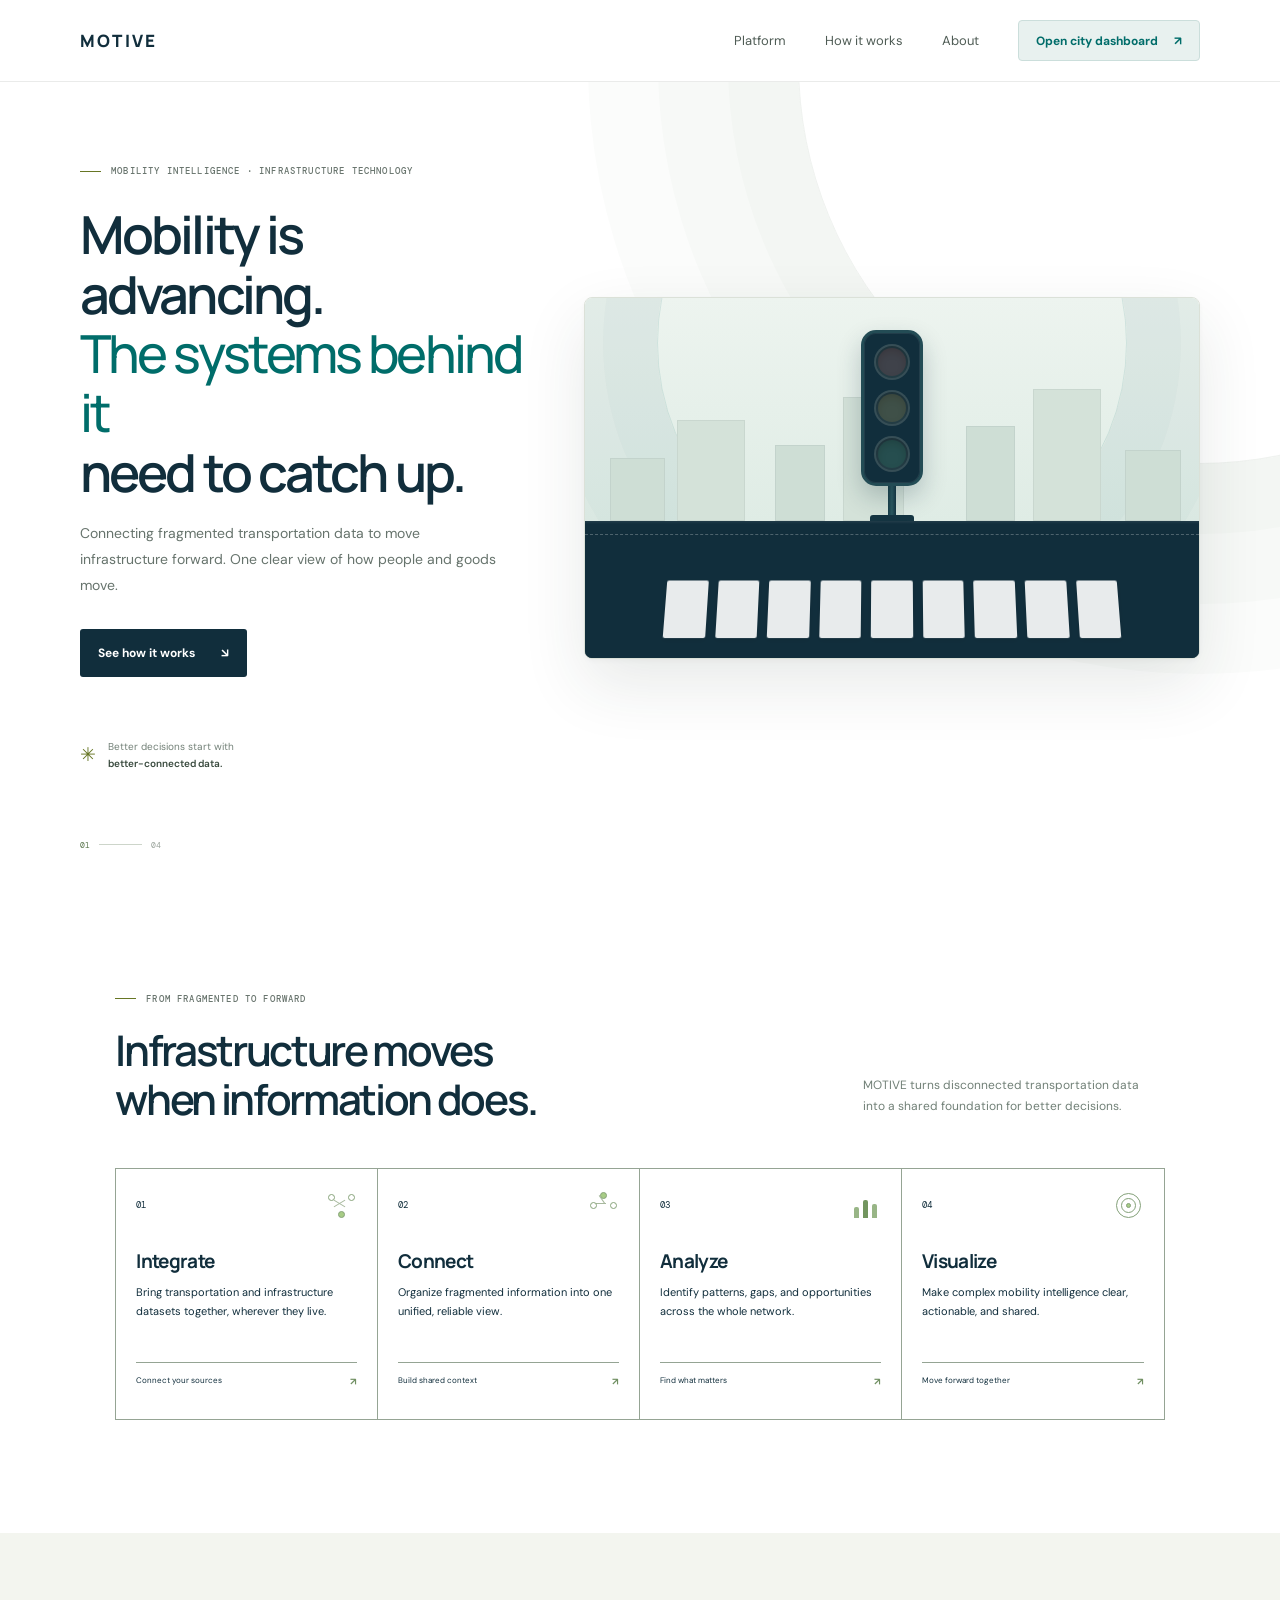
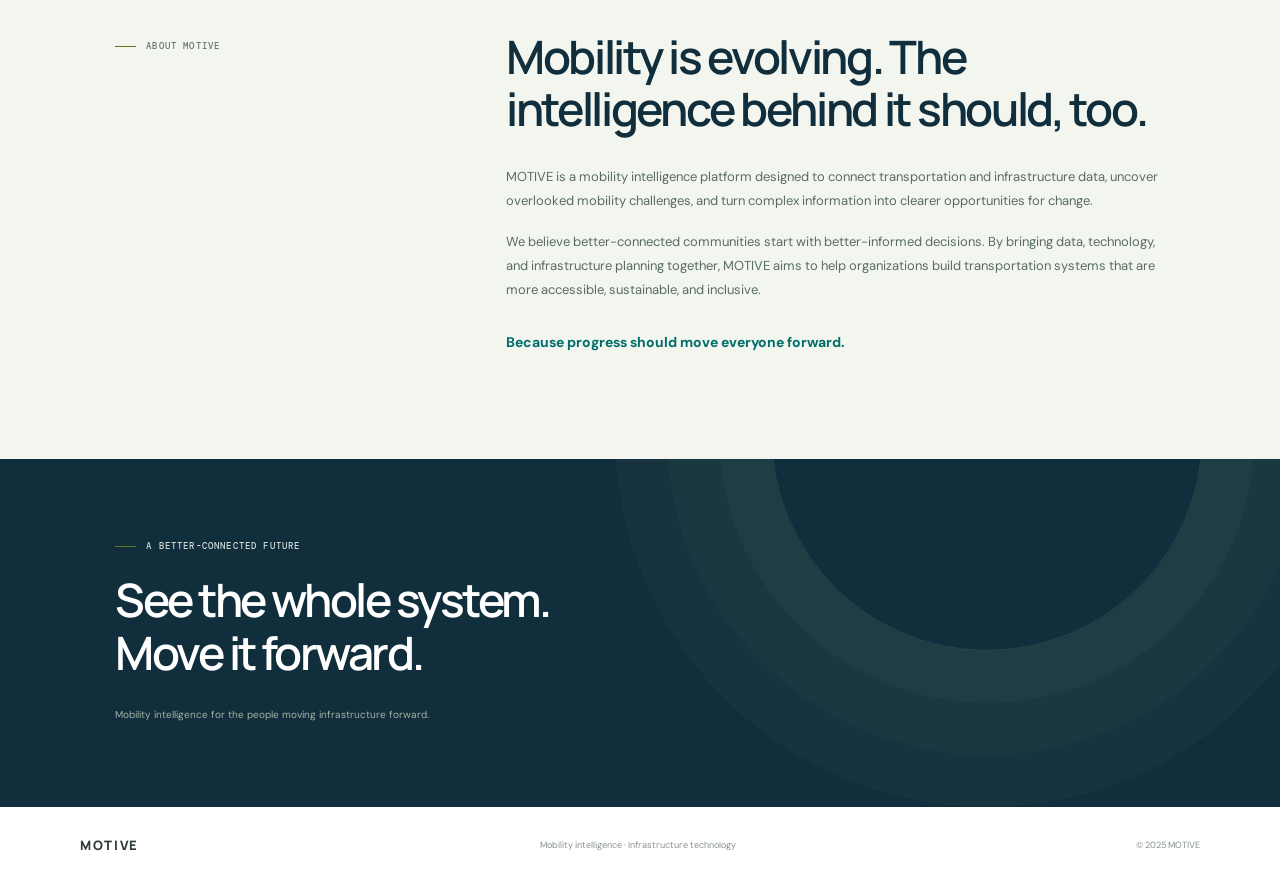
<file: index.html>
<!doctype html>
<html lang="en">
  <head>
    <meta charset="UTF-8" />
    <meta name="viewport" content="width=device-width, initial-scale=1.0" />
    <meta
      name="description"
      content="MOTIVE connects fragmented transportation data to move infrastructure forward."
    />
    <meta name="theme-color" content="#f5f6f2" />
    <title>MOTIVE — Mobility intelligence for infrastructure</title>
    <link rel="stylesheet" href="styles.css" />
    <script src="app.js" defer></script>
  </head>
  <body>
    <header class="site-header">
      <a class="brand" href="#" aria-label="MOTIVE home">
        <span>MOTIVE</span>
      </a>
      <button class="menu-toggle" type="button" aria-expanded="false" aria-controls="primary-nav">
        <span class="sr-only">Toggle navigation</span>
        <span></span><span></span>
      </button>
      <nav class="primary-nav" id="primary-nav" aria-label="Main navigation">
        <a href="#platform">Platform</a>
        <a href="#workflow">How it works</a>
        <a href="#about">About</a>
        <a class="nav-cta" href="tallahassee.html">Open city dashboard <span aria-hidden="true">↗</span></a>
      </nav>
    </header>

    <main>
      <section class="hero" id="platform">
        <div class="hero-copy">
          <p class="eyebrow"><span class="eyebrow-line"></span> Mobility intelligence · Infrastructure technology</p>
          <h1>Mobility is advancing.<br /><span>The systems behind it</span><br />need to catch up.</h1>
          <p class="hero-description">
            Connecting fragmented transportation data to move infrastructure forward.
            One clear view of how people and goods move.
          </p>
          <div class="hero-actions">
            <a class="button button-dark" href="#workflow">See how it works <span aria-hidden="true">↘</span></a>
          </div>
          <div class="hero-note">
            <span class="note-icon" aria-hidden="true">✳</span>
            <p>Better decisions start with<br /><strong>better-connected data.</strong></p>
          </div>
        </div>

        <div class="product-preview traffic-preview" aria-hidden="true">
          <div class="traffic-scene">
            <div class="scene-glow"></div>
            <div class="city-silhouette"><i></i><i></i><i></i><i></i><i></i><i></i><i></i></div>
            <div class="signal-assembly">
              <div class="traffic-signal">
                <span class="signal-light signal-red"></span>
                <span class="signal-light signal-yellow"></span>
                <span class="signal-light signal-green"></span>
              </div>
              <span class="signal-pole"></span>
              <span class="signal-pole-base"></span>
            </div>
            <div class="crossing-road">
              <span class="road-center-line"></span>
              <div class="crosswalk">
                <i></i><i></i><i></i><i></i><i></i><i></i><i></i><i></i><i></i>
              </div>
            </div>
          </div>
        </div>
        <div class="hero-index" aria-hidden="true"><span>01</span><i></i><span>04</span></div>
      </section>

      <section class="workflow section-wrap" id="workflow">
        <div class="section-heading">
          <div>
            <p class="eyebrow"><span class="eyebrow-line"></span> From fragmented to forward</p>
            <h2>Infrastructure moves<br />when information does.</h2>
          </div>
          <p class="section-intro">MOTIVE turns disconnected transportation data into a shared foundation for better decisions.</p>
        </div>
        <div class="workflow-grid">
          <article class="workflow-card">
            <div class="card-top"><span class="step-number">01</span><span class="step-icon icon-integrate" aria-hidden="true"><i></i><i></i><i></i></span></div>
            <h3>Integrate</h3>
            <p>Bring transportation and infrastructure datasets together, wherever they live.</p>
            <span class="card-footer">Connect your sources <b aria-hidden="true">↗</b></span>
          </article>
          <article class="workflow-card">
            <div class="card-top"><span class="step-number">02</span><span class="step-icon icon-connect" aria-hidden="true"><i></i><i></i><i></i></span></div>
            <h3>Connect</h3>
            <p>Organize fragmented information into one unified, reliable view.</p>
            <span class="card-footer">Build shared context <b aria-hidden="true">↗</b></span>
          </article>
          <article class="workflow-card">
            <div class="card-top"><span class="step-number">03</span><span class="step-icon icon-analyze" aria-hidden="true"><i></i><i></i><i></i></span></div>
            <h3>Analyze</h3>
            <p>Identify patterns, gaps, and opportunities across the whole network.</p>
            <span class="card-footer">Find what matters <b aria-hidden="true">↗</b></span>
          </article>
          <article class="workflow-card">
            <div class="card-top"><span class="step-number">04</span><span class="step-icon icon-visualize" aria-hidden="true"><i></i><i></i><i></i></span></div>
            <h3>Visualize</h3>
            <p>Make complex mobility intelligence clear, actionable, and shared.</p>
            <span class="card-footer">Move forward together <b aria-hidden="true">↗</b></span>
          </article>
        </div>
      </section>

      <section class="about section-wrap" id="about">
        <div class="about-heading">
          <p class="eyebrow"><span class="eyebrow-line"></span> About MOTIVE</p>
        </div>
        <div class="about-copy">
          <h2><strong>Mobility is evolving. The intelligence behind it should, too.</strong></h2>
          <p>
            MOTIVE is a mobility intelligence platform designed to connect transportation and infrastructure data,
            uncover overlooked mobility challenges, and turn complex information into clearer opportunities for change.
          </p>
          <p>
            We believe better-connected communities start with better-informed decisions. By bringing data, technology,
            and infrastructure planning together, MOTIVE aims to help organizations build transportation systems that
            are more accessible, sustainable, and inclusive.
          </p>
          <p class="about-tagline"><strong>Because progress should move everyone forward.</strong></p>
        </div>
      </section>

      <section class="closing section-wrap">
        <div>
          <p class="eyebrow"><span class="eyebrow-line"></span> A better-connected future</p>
          <h2>See the whole system.<br /><span>Move it forward.</span></h2>
        </div>
        <p class="closing-note">Mobility intelligence for the people moving infrastructure forward.</p>
      </section>
    </main>

    <footer class="site-footer">
      <a class="brand brand-footer" href="#" aria-label="MOTIVE home">
        <span>MOTIVE</span>
      </a>
      <span>Mobility intelligence · Infrastructure technology</span>
      <span>© 2025 MOTIVE</span>
    </footer>
  </body>
</html>
</file>
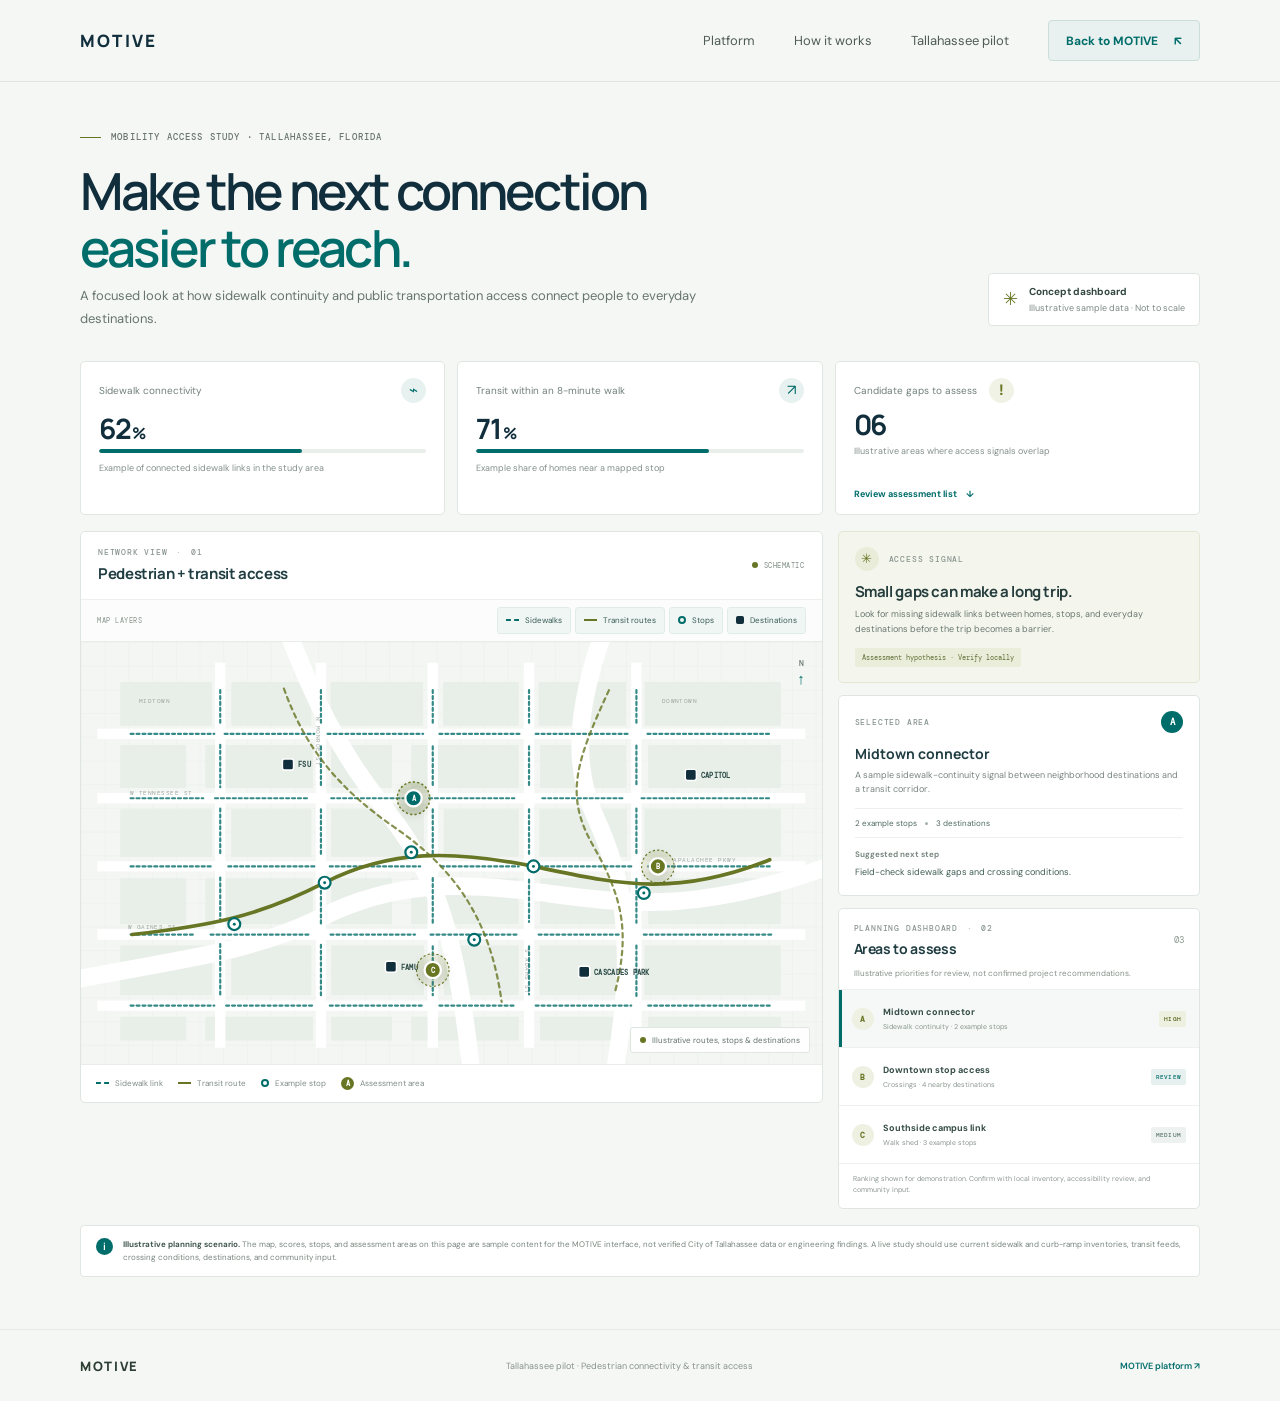
<file: tallahassee.html>
<!doctype html>
<html lang="en">
  <head>
    <meta charset="UTF-8" />
    <meta name="viewport" content="width=device-width, initial-scale=1.0" />
    <meta
      name="description"
      content="Explore an illustrative MOTIVE planning dashboard for pedestrian connectivity and transit access in Tallahassee, Florida."
    />
    <meta name="theme-color" content="#ffffff" />
    <title>Tallahassee Pilot — MOTIVE</title>
    <link rel="stylesheet" href="styles.css" />
    <link rel="stylesheet" href="tallahassee.css" />
    <script src="tallahassee.js" defer></script>
  </head>
  <body class="city-page">
    <header class="site-header">
      <a class="brand" href="index.html" aria-label="MOTIVE home">
        <span>MOTIVE</span>
      </a>
      <button class="menu-toggle" type="button" aria-expanded="false" aria-controls="primary-nav">
        <span class="sr-only">Toggle navigation</span>
        <span></span><span></span>
      </button>
      <nav class="primary-nav" id="primary-nav" aria-label="Main navigation">
        <a href="index.html#platform">Platform</a>
        <a href="index.html#workflow">How it works</a>
        <a href="tallahassee.html" aria-current="page">Tallahassee pilot</a>
        <a class="nav-cta" href="index.html">Back to MOTIVE <span aria-hidden="true">↖</span></a>
      </nav>
    </header>

    <main class="city-dashboard">
      <section class="city-intro">
        <div>
          <p class="eyebrow"><span class="eyebrow-line"></span> Mobility access study · Tallahassee, Florida</p>
          <h1>Make the next connection<br /><span>easier to reach.</span></h1>
          <p class="city-description">
            A focused look at how sidewalk continuity and public transportation access connect people to everyday destinations.
          </p>
        </div>
        <div class="scenario-badge">
          <span class="scenario-icon" aria-hidden="true">✳</span>
          <span><strong>Concept dashboard</strong><small>Illustrative sample data · Not to scale</small></span>
        </div>
      </section>

      <section class="indicator-grid" aria-label="Illustrative mobility indicators">
        <article class="indicator-card">
          <div class="indicator-heading"><span>Sidewalk connectivity</span><span class="indicator-icon connectivity-icon" aria-hidden="true">⌁</span></div>
          <div class="indicator-value">62<span>%</span></div>
          <div class="indicator-track" role="progressbar" aria-label="Illustrative sidewalk connectivity" aria-valuemin="0" aria-valuemax="100" aria-valuenow="62"><i style="width: 62%"></i></div>
          <p>Example of connected sidewalk links in the study area</p>
        </article>
        <article class="indicator-card">
          <div class="indicator-heading"><span>Transit within an 8-minute walk</span><span class="indicator-icon transit-icon" aria-hidden="true">↗</span></div>
          <div class="indicator-value">71<span>%</span></div>
          <div class="indicator-track" role="progressbar" aria-label="Illustrative share within an eight-minute walk of transit" aria-valuemin="0" aria-valuemax="100" aria-valuenow="71"><i style="width: 71%"></i></div>
          <p>Example share of homes near a mapped stop</p>
        </article>
        <article class="indicator-card indicator-card-accent">
          <div class="indicator-heading"><span>Candidate gaps to assess</span><span class="indicator-icon gap-icon" aria-hidden="true">!</span></div>
          <div class="indicator-value">06</div>
          <p>Illustrative areas where access signals overlap</p>
          <a href="#planning-list" class="indicator-link">Review assessment list <span aria-hidden="true">↓</span></a>
        </article>
      </section>

      <section class="city-workspace" aria-label="Tallahassee mobility planning workspace">
        <div class="map-panel">
          <div class="panel-heading map-heading">
            <div>
              <p class="panel-kicker">NETWORK VIEW <span>·</span> 01</p>
              <h2>Pedestrian + transit access</h2>
            </div>
            <span class="map-scale"><i></i> SCHEMATIC</span>
          </div>
          <div class="map-toolbar">
            <span>MAP LAYERS</span>
            <div class="layer-toggles" role="group" aria-label="Toggle map layers">
              <button type="button" class="layer-toggle is-on" data-map-layer="sidewalks" aria-pressed="true"><i class="legend-line sidewalk-key"></i>Sidewalks</button>
              <button type="button" class="layer-toggle is-on" data-map-layer="transit" aria-pressed="true"><i class="legend-line transit-key"></i>Transit routes</button>
              <button type="button" class="layer-toggle is-on" data-map-layer="stops" aria-pressed="true"><i class="legend-stop"></i>Stops</button>
              <button type="button" class="layer-toggle is-on" data-map-layer="pois" aria-pressed="true"><i class="legend-poi"></i>Destinations</button>
            </div>
          </div>
          <div class="city-map">
            <svg class="city-map-art" viewBox="0 0 1000 570" role="img" aria-labelledby="city-map-title city-map-desc" preserveAspectRatio="xMidYMid meet">
              <title id="city-map-title">Schematic pedestrian and transit access map for Tallahassee, Florida</title>
              <desc id="city-map-desc">An illustrative city street grid with sidewalk connections, transit routes, stops, destinations, and three selectable candidate assessment areas. The map is not geographically precise.</desc>
              <defs>
                <pattern id="city-grid" width="32" height="32" patternUnits="userSpaceOnUse">
                  <path d="M32 0H0V32" fill="none" stroke="#e8ece8" stroke-width="1" />
                </pattern>
                <filter id="marker-shadow" x="-60%" y="-60%" width="220%" height="220%">
                  <feDropShadow dx="0" dy="3" stdDeviation="4" flood-color="#112e3c" flood-opacity=".16" />
                </filter>
              </defs>
              <rect width="1000" height="570" fill="#f3f6f2" />
              <rect width="1000" height="570" fill="url(#city-grid)" />
              <g class="city-blocks" aria-hidden="true">
                <path d="M53 54h124v59H53zM203 54h108v59H203zM337 54h125v59H337zM489 54h102v59H489zM618 54h118v59H618zM761 54h184v59H761z" />
                <path d="M53 139h89v58H53zM168 139h145v58H168zM338 139h82v58h-82zM446 139h145v58H446zM620 139h116v58H620zM766 139h179v58H766z" />
                <path d="M53 226h124v64H53zM203 226h108v64H203zM338 226h125v64H338zM490 226h101v64H490zM619 226h118v64H619zM761 226h184v64H761z" />
                <path d="M53 319h89v62H53zM168 319h145v62H168zM338 319h82v62h-82zM446 319h145v62H446zM620 319h116v62H620zM766 319h179v62H766z" />
                <path d="M53 410h124v67H53zM203 410h108v67H203zM338 410h125v67H338zM490 410h101v67H490zM619 410h118v67H619zM761 410h184v67H761z" />
                <path d="M53 506h89v32H53zM168 506h145v32H168zM338 506h82v32h-82zM446 506h145v32H446zM620 506h116v32H620zM766 506h179v32H766z" />
              </g>
              <g class="street-network" aria-hidden="true">
                <path d="M22 124H978M22 211H978M22 303H978M22 395H978M22 491H978" />
                <path d="M188 28V548M324 28V548M475 28V548M605 28V548M750 28V548" />
                <path d="M-20 458 C150 425 230 419 326 371 S507 324 619 338 827 371 1020 299" class="street-arterial" />
                <path d="M277 -20 C313 74 346 144 408 222 S506 372 528 590" class="street-arterial" />
                <path d="M708 -20 C676 68 658 157 694 235 S753 400 719 590" class="street-arterial" />
              </g>
              <g class="street-labels" aria-hidden="true">
                <text x="66" y="207">W TENNESSEE ST</text>
                <text x="63" y="388">W GAINES ST</text>
                <text x="800" y="297">APALACHEE PKWY</text>
                <text transform="translate(317 101) rotate(90)">N MONROE ST</text>
                <text transform="translate(600 415) rotate(90)">S ADAMS ST</text>
                <text x="78" y="83">MIDTOWN</text>
                <text x="784" y="83">DOWNTOWN</text>
              </g>
              <g id="layer-sidewalks" class="network-layer" aria-label="Illustrative sidewalk network">
                <path d="M67 124H180M194 124H315M333 124H462M484 124H594M614 124H741M765 124H932" />
                <path d="M67 211H165M181 211H307M338 211H450M470 211H585M623 211H732M757 211H932" />
                <path d="M67 303H179M199 303H316M336 303H458M486 303H591M611 303H743M766 303H934" />
                <path d="M67 395H151M175 395H309M337 395H451M472 395H589M618 395H729M760 395H932" />
                <path d="M67 491H180M196 491H314M336 491H462M484 491H588M614 491H743M766 491H932" />
                <path d="M188 65V112M188 139V196M188 225V288M188 318V377M188 408V477M324 65V113M324 141V197M324 226V288M324 320V380M324 409V477M475 65V112M475 141V196M475 226V288M475 319V379M475 411V477M605 65V111M605 141V197M605 226V286M605 321V378M605 411V476M750 65V111M750 140V196M750 225V287M750 320V379M750 410V478" />
              </g>
              <g id="layer-transit" class="network-layer" aria-label="Illustrative transit routes">
                <path d="M69 395 C177 383 241 370 329 325 S503 281 611 303 798 347 930 294" class="transit-route transit-route-main" />
                <path d="M274 63 C303 144 349 199 423 250 S552 366 568 486" class="transit-route transit-route-alt" />
                <path d="M713 65 C668 162 653 207 691 274 S743 388 721 473" class="transit-route transit-route-alt" />
              </g>
              <g id="layer-stops" class="network-layer" aria-label="Illustrative transit stops">
                <g class="transit-stop"><circle cx="207" cy="381" r="8" /><circle cx="207" cy="381" r="2" /></g>
                <g class="transit-stop"><circle cx="329" cy="325" r="8" /><circle cx="329" cy="325" r="2" /></g>
                <g class="transit-stop"><circle cx="446" cy="284" r="8" /><circle cx="446" cy="284" r="2" /></g>
                <g class="transit-stop"><circle cx="611" cy="303" r="8" /><circle cx="611" cy="303" r="2" /></g>
                <g class="transit-stop"><circle cx="760" cy="339" r="8" /><circle cx="760" cy="339" r="2" /></g>
                <g class="transit-stop"><circle cx="531" cy="402" r="8" /><circle cx="531" cy="402" r="2" /></g>
              </g>
              <g id="layer-pois" class="network-layer" aria-label="Illustrative public destinations">
                <g class="poi-marker"><rect x="272" y="158" width="15" height="15" rx="3" /><text x="293" y="169">FSU</text></g>
                <g class="poi-marker"><rect x="816" y="172" width="15" height="15" rx="3" /><text x="837" y="184">CAPITOL</text></g>
                <g class="poi-marker"><rect x="411" y="431" width="15" height="15" rx="3" /><text x="432" y="443">FAMU</text></g>
                <g class="poi-marker"><rect x="672" y="438" width="15" height="15" rx="3" /><text x="693" y="450">CASCADES PARK</text></g>
              </g>
              <g class="assessment-zone is-selected" data-zone="midtown" role="button" tabindex="0" aria-pressed="true" aria-label="Select Midtown connector assessment area" filter="url(#marker-shadow)">
                <circle class="zone-ring" cx="449" cy="211" r="22" /><circle class="zone-core" cx="449" cy="211" r="11" /><text x="449" y="215">A</text>
              </g>
              <g class="assessment-zone" data-zone="downtown" role="button" tabindex="0" aria-pressed="false" aria-label="Select Downtown stop access assessment area" filter="url(#marker-shadow)">
                <circle class="zone-ring" cx="779" cy="303" r="22" /><circle class="zone-core" cx="779" cy="303" r="11" /><text x="779" y="307">B</text>
              </g>
              <g class="assessment-zone" data-zone="southside" role="button" tabindex="0" aria-pressed="false" aria-label="Select Southside campus connection assessment area" filter="url(#marker-shadow)">
                <circle class="zone-ring" cx="475" cy="443" r="22" /><circle class="zone-core" cx="475" cy="443" r="11" /><text x="475" y="447">C</text>
              </g>
            </svg>
            <span class="map-north" aria-hidden="true">N <i>↑</i></span>
            <div class="map-note"><span class="map-note-dot"></span> Illustrative routes, stops &amp; destinations</div>
          </div>
          <div class="map-footnote">
            <span><i class="footnote-sidewalk"></i> Sidewalk link</span>
            <span><i class="footnote-transit"></i> Transit route</span>
            <span><i class="footnote-stop"></i> Example stop</span>
            <span><i class="footnote-zone">A</i> Assessment area</span>
          </div>
        </div>

        <aside class="planning-rail">
          <article class="insight-card">
            <div class="rail-card-heading"><span class="signal-icon" aria-hidden="true">✳</span><span class="panel-kicker">ACCESS SIGNAL</span></div>
            <h2>Small gaps can make a long trip.</h2>
            <p>Look for missing sidewalk links between homes, stops, and everyday destinations before the trip becomes a barrier.</p>
            <span class="insight-caveat">Assessment hypothesis · Verify locally</span>
          </article>

          <article class="selected-area-card" aria-live="polite">
            <div class="rail-card-heading"><span class="panel-kicker">SELECTED AREA</span><span class="selected-area-id" data-selected-id>A</span></div>
            <h2 data-selected-title>Midtown connector</h2>
            <p data-selected-description>A sample sidewalk-continuity signal between neighborhood destinations and a transit corridor.</p>
            <div class="selected-area-stats"><span data-selected-stops>2 example stops</span><i></i><span data-selected-pois>3 destinations</span></div>
            <p class="selected-action"><strong>Suggested next step</strong><span data-selected-action>Field-check sidewalk gaps and crossing conditions.</span></p>
          </article>

          <section class="planning-card" id="planning-list" aria-labelledby="planning-title">
            <div class="panel-heading planning-heading">
              <div><p class="panel-kicker">PLANNING DASHBOARD <span>·</span> 02</p><h2 id="planning-title">Areas to assess</h2></div>
              <span class="area-count">03</span>
            </div>
            <p class="planning-intro">Illustrative priorities for review, not confirmed project recommendations.</p>
            <div class="priority-list">
              <button class="priority-item is-selected" type="button" data-zone="midtown" aria-pressed="true">
                <span class="priority-letter">A</span>
                <span class="priority-copy"><strong>Midtown connector</strong><small>Sidewalk continuity · 2 example stops</small></span>
                <span class="priority-rank rank-high">HIGH</span>
              </button>
              <button class="priority-item" type="button" data-zone="downtown" aria-pressed="false">
                <span class="priority-letter">B</span>
                <span class="priority-copy"><strong>Downtown stop access</strong><small>Crossings · 4 nearby destinations</small></span>
                <span class="priority-rank rank-review">REVIEW</span>
              </button>
              <button class="priority-item" type="button" data-zone="southside" aria-pressed="false">
                <span class="priority-letter">C</span>
                <span class="priority-copy"><strong>Southside campus link</strong><small>Walk shed · 3 example stops</small></span>
                <span class="priority-rank rank-medium">MEDIUM</span>
              </button>
            </div>
            <p class="priority-disclaimer">Ranking shown for demonstration. Confirm with local inventory, accessibility review, and community input.</p>
          </section>
        </aside>
      </section>

      <section class="data-note" aria-label="Data note">
        <span class="data-note-icon" aria-hidden="true">i</span>
        <p><strong>Illustrative planning scenario.</strong> The map, scores, stops, and assessment areas on this page are sample content for the MOTIVE interface, not verified City of Tallahassee data or engineering findings. A live study should use current sidewalk and curb-ramp inventories, transit feeds, crossing conditions, destinations, and community input.</p>
      </section>
    </main>

    <footer class="site-footer city-footer">
      <a class="brand brand-footer" href="index.html" aria-label="MOTIVE home">
        <span>MOTIVE</span>
      </a>
      <span>Tallahassee pilot · Pedestrian connectivity &amp; transit access</span>
      <a href="index.html">MOTIVE platform <span aria-hidden="true">↗</span></a>
    </footer>
  </body>
</html>
</file>
<file: styles.css>
@import url("https://fonts.googleapis.com/css2?family=DM+Mono:wght@400;500&family=DM+Sans:wght@400;500;600;700&family=Manrope:wght@400;500;600;700;800&display=swap");

:root {
  color-scheme: light;
  --ink: #112e3c;
  --muted: #64716b;
  --green: #677624;
  --green-dark: #4d5a1d;
  --teal: #006d6a;
  --paper: #fff;
  --line: #dce1d9;
  --mono: "DM Mono", "Courier New", monospace;
  --sans: "DM Sans", Arial, sans-serif;
  --display: "Manrope", "DM Sans", Arial, sans-serif;
}

* { box-sizing: border-box; }
html { scroll-behavior: smooth; }
body {
  margin: 0;
  background: var(--paper);
  color: var(--ink);
  font-family: var(--sans);
  -webkit-font-smoothing: antialiased;
}
a { color: inherit; text-decoration: none; }
button { font: inherit; }
.sr-only {
  position: absolute;
  width: 1px;
  height: 1px;
  padding: 0;
  margin: -1px;
  overflow: hidden;
  clip: rect(0, 0, 0, 0);
  white-space: nowrap;
  border: 0;
}

.site-header {
  height: 82px;
  padding: 0 6.25%;
  display: flex;
  align-items: center;
  justify-content: space-between;
  border-bottom: 1px solid rgba(23, 36, 31, .09);
}
.brand {
  display: inline-flex;
  align-items: center;
  font: 800 17px var(--display);
  letter-spacing: .13em;
}
.primary-nav { display: flex; align-items: center; gap: 39px; }
.primary-nav > a:not(.nav-cta) { color: #4f5c55; font-size: 13px; transition: color .2s ease; }
.primary-nav > a:not(.nav-cta):hover { color: #15241d; }
.nav-cta {
  height: 41px;
  display: inline-flex;
  align-items: center;
  gap: 16px;
  padding: 0 17px;
  color: var(--teal);
  background: #e8f1ef;
  border: 1px solid #cbdedb;
  border-radius: 4px;
  font-size: 12px;
  font-weight: 700;
  transition: background .2s ease, transform .2s ease;
}
.nav-cta:hover { background: #dcebe8; transform: translateY(-1px); }
.menu-toggle { display: none; }

.hero {
  position: relative;
  min-height: 710px;
  padding: 82px 6.25% 94px;
  display: grid;
  grid-template-columns: minmax(340px, .84fr) minmax(560px, 1.16fr);
  align-items: center;
  gap: 5.2%;
  overflow: hidden;
}
.hero::before {
  content: "";
  width: 800px;
  height: 800px;
  position: absolute;
  right: -320px;
  top: -420px;
  border: 1px solid rgba(109, 138, 106, .11);
  border-radius: 50%;
  box-shadow: 0 0 0 70px rgba(109, 138, 106, .025), 0 0 0 140px rgba(109, 138, 106, .025), 0 0 0 210px rgba(109, 138, 106, .025);
  pointer-events: none;
}
.hero-copy { position: relative; z-index: 1; padding-bottom: 20px; }
.eyebrow {
  display: flex;
  align-items: center;
  gap: 10px;
  margin: 0;
  color: #69756e;
  font: 500 9px var(--mono);
  letter-spacing: .13em;
  line-height: 1.6;
  text-transform: uppercase;
}
.eyebrow-line { display: inline-block; width: 21px; height: 1px; background: var(--green); }
.hero h1 {
  margin: 27px 0 19px;
  font: 600 clamp(38px, 4.1vw, 61px)/1.13 var(--display);
  letter-spacing: -.055em;
}
.hero h1 span { color: var(--teal); font-weight: 500; }
.hero-description {
  max-width: 430px;
  margin: 0;
  color: #66736c;
  font-size: 14px;
  line-height: 1.85;
}
.hero-actions { display: flex; align-items: center; gap: 25px; margin-top: 30px; }
.button {
  display: inline-flex;
  min-height: 48px;
  align-items: center;
  justify-content: center;
  gap: 26px;
  padding: 0 18px;
  border-radius: 3px;
  font-size: 12px;
  font-weight: 700;
  transition: transform .2s ease, background .2s ease;
}
.button:hover { transform: translateY(-2px); }
.button-dark { color: #fff; background: var(--ink); }
.button-dark:hover { background: #1b4653; }
.text-link { font-size: 11px; font-weight: 600; }
.text-link span { padding-left: 8px; color: #72816e; }
.hero-note {
  display: flex;
  align-items: center;
  gap: 12px;
  margin-top: 61px;
  color: #728077;
}
.note-icon { color: var(--green); font-size: 19px; }
.hero-note p { margin: 0; font-size: 10px; line-height: 1.7; }
.hero-note strong { color: #394a3e; font-weight: 600; }

.product-preview {
  position: relative;
  z-index: 1;
  width: 100%;
  overflow: hidden;
  background: #fbfcf9;
  border: 1px solid #dbe1d8;
  border-radius: 8px;
  box-shadow: 0 25px 65px rgba(35, 57, 43, .11), 0 2px 6px rgba(35, 57, 43, .04);
  animation: rise-in .7s ease-out both;
}
@keyframes rise-in { from { opacity: 0; transform: translateY(14px); } to { opacity: 1; transform: translateY(0); } }
.traffic-scene {
  position: relative;
  height: clamp(280px, 30vw, 360px);
  min-height: 280px;
  overflow: hidden;
  isolation: isolate;
  background: linear-gradient(180deg, #edf4ef 0%, #dfece5 62%, #183b48 62%, #112e3c 100%);
}
.scene-glow {
  position: absolute;
  top: -190px;
  left: 50%;
  width: 470px;
  height: 470px;
  border: 1px solid rgba(0, 109, 106, .12);
  border-radius: 50%;
  box-shadow: 0 0 0 54px rgba(0, 109, 106, .025), 0 0 0 108px rgba(0, 109, 106, .025), 0 0 0 162px rgba(0, 109, 106, .025);
  transform: translateX(-50%);
}
.city-silhouette { position: absolute; right: 0; bottom: 38%; left: 0; height: 40%; }
.city-silhouette i { position: absolute; bottom: 0; width: 9%; background: #ceded5; border: 1px solid rgba(17, 46, 60, .06); }
.city-silhouette i:nth-child(1) { left: 4%; height: 44%; }
.city-silhouette i:nth-child(2) { left: 15%; height: 70%; width: 11%; background: #d4e2d9; }
.city-silhouette i:nth-child(3) { left: 31%; height: 53%; width: 8%; }
.city-silhouette i:nth-child(4) { left: 42%; height: 86%; width: 10%; background: #d4e2d9; }
.city-silhouette i:nth-child(5) { right: 30%; height: 66%; width: 8%; }
.city-silhouette i:nth-child(6) { right: 16%; height: 92%; width: 11%; background: #d4e2d9; }
.city-silhouette i:nth-child(7) { right: 3%; height: 49%; }
.signal-assembly {
  position: absolute;
  top: 32px;
  left: 50%;
  z-index: 3;
  display: flex;
  flex-direction: column;
  align-items: center;
  transform: translateX(-50%);
}
.traffic-signal {
  position: relative;
  z-index: 2;
  display: flex;
  flex-direction: column;
  align-items: center;
  gap: 10px;
  padding: 11px 10px;
  background: #112e3c;
  border: 3px solid #234c55;
  border-radius: 15px;
  box-shadow: 0 11px 24px rgba(17, 46, 60, .23), inset 0 0 0 1px rgba(255,255,255,.07);
}
.signal-light {
  --lamp-color: #ed5a53;
  --lamp-glow: rgba(237, 90, 83, .55);
  position: relative;
  width: 36px;
  height: 36px;
  overflow: hidden;
  background: #253f48;
  border: 2px solid rgba(255,255,255,.08);
  border-radius: 50%;
  box-shadow: inset 0 4px 8px rgba(0,0,0,.24);
}
.signal-light::after {
  position: absolute;
  inset: 2px;
  content: "";
  background: var(--lamp-color);
  border-radius: inherit;
  opacity: .13;
}
.signal-red::after { animation: signal-red-cycle 9s linear infinite; }
.signal-yellow { --lamp-color: #f0bf45; --lamp-glow: rgba(240, 191, 69, .58); }
.signal-yellow::after { animation: signal-yellow-cycle 9s linear infinite; }
.signal-green { --lamp-color: #32ae79; --lamp-glow: rgba(50, 174, 121, .58); }
.signal-green::after { animation: signal-green-cycle 9s linear infinite; }
@keyframes signal-red-cycle {
  0%, 38% { opacity: 1; box-shadow: 0 0 19px 2px var(--lamp-glow); }
  42%, 99% { opacity: .13; box-shadow: none; }
  100% { opacity: 1; box-shadow: 0 0 19px 2px var(--lamp-glow); }
}
@keyframes signal-green-cycle {
  0%, 43% { opacity: .13; box-shadow: none; }
  47%, 77% { opacity: 1; box-shadow: 0 0 19px 2px var(--lamp-glow); }
  82%, 100% { opacity: .13; box-shadow: none; }
}
@keyframes signal-yellow-cycle {
  0%, 80% { opacity: .13; box-shadow: none; }
  84%, 96% { opacity: 1; box-shadow: 0 0 19px 2px var(--lamp-glow); }
  100% { opacity: .13; box-shadow: none; }
}
.signal-pole { width: 8px; height: 32px; margin-top: -1px; background: linear-gradient(90deg, #183d49, #2c5960 48%, #153542); }
.signal-pole-base { width: 44px; height: 6px; margin-top: -2px; background: #153542; border-radius: 3px 3px 0 0; }
.crossing-road {
  position: absolute;
  right: 0;
  bottom: 0;
  left: 0;
  height: 38%;
  overflow: hidden;
  background: linear-gradient(180deg, rgba(255,255,255,.07), transparent 3px), #112e3c;
}
.road-center-line {
  position: absolute;
  top: 13px;
  left: 0;
  width: 100%;
  border-top: 1px dashed rgba(255,255,255,.25);
}
.crosswalk {
  position: absolute;
  right: 13%;
  bottom: 20px;
  left: 13%;
  display: flex;
  justify-content: space-between;
  gap: 10px;
  transform: perspective(350px) rotateX(7deg);
}
.crosswalk i { flex: 1; height: clamp(34px, 7vw, 58px); background: rgba(255,255,255,.9); border-radius: 2px; box-shadow: 0 2px 7px rgba(0,0,0,.09); }
.preview-caption { display: flex; gap: 10px; padding: 12px 17px; color: #8a948c; background: #f8f9f6; border-top: 1px solid #e8ebe5; font: 400 8px var(--mono); letter-spacing: .05em; }
.hero-index { position: absolute; bottom: 36px; left: 6.25%; display: flex; align-items: center; gap: 9px; color: #9aa39b; font: 8px var(--mono); }
.hero-index span:first-child { color: #58744b; }
.hero-index i { width: 43px; height: 1px; background: #cdd5ca; }

.section-wrap { padding-right: 9%; padding-left: 9%; }
.workflow { padding-top: 106px; padding-bottom: 113px; background: #fff; }
.section-heading { display: flex; align-items: flex-end; justify-content: space-between; gap: 30px; margin-bottom: 44px; }
.section-heading h2, .closing h2 {
  margin: 20px 0 0;
  font: 600 clamp(34px, 3.3vw, 46px)/1.16 var(--display);
  letter-spacing: -.055em;
}
.section-intro { width: 300px; margin: 0 2px 6px 0; color: #718077; font-size: 12px; line-height: 1.8; }
.workflow-grid { display: grid; grid-template-columns: repeat(4, 1fr); border: 1px solid #95a494; }
.workflow-card { min-height: 250px; padding: 21px 20px 18px; border-right: 1px solid #95a494; transition: background .25s ease, transform .25s ease; }
.workflow-card:last-child { border-right: 0; }
.workflow-card:hover { position: relative; z-index: 1; background: #f8fbf5; transform: translateY(-4px); }
.card-top { display: flex; align-items: center; justify-content: space-between; }
.step-number { color: var(--ink); font: 400 9px var(--mono); }
.step-icon { width: 31px; height: 31px; position: relative; display: inline-flex; align-items: center; justify-content: center; color: #006d6a; }
.icon-integrate i { position: absolute; width: 7px; height: 7px; border: 1px solid #87a37a; border-radius: 50%; }
.icon-integrate i:nth-child(1) { left: 2px; top: 4px; }
.icon-integrate i:nth-child(2) { right: 2px; top: 4px; }
.icon-integrate i:nth-child(3) { left: 12px; bottom: 3px; background: #a7cc85; }
.icon-integrate::before, .icon-integrate::after { content: ""; position: absolute; width: 13px; height: 1px; top: 13px; left: 7px; background: #a8b99e; transform: rotate(31deg); }
.icon-integrate::after { transform: rotate(-31deg); }
.icon-connect i { position: absolute; width: 7px; height: 7px; border: 1px solid #87a37a; border-radius: 50%; }
.icon-connect i:nth-child(1) { left: 2px; top: 12px; }
.icon-connect i:nth-child(2) { right: 2px; top: 12px; }
.icon-connect i:nth-child(3) { left: 12px; top: 2px; background: #a7cc85; }
.icon-connect::before, .icon-connect::after { content: ""; position: absolute; height: 1px; width: 10px; left: 8px; top: 13px; background: #a8b99e; }
.icon-connect::after { transform: rotate(55deg); top: 9px; left: 9px; }
.icon-analyze i { position: absolute; bottom: 3px; width: 5px; background: #98b586; border-radius: 2px 2px 0 0; }
.icon-analyze i:nth-child(1) { left: 4px; height: 11px; }
.icon-analyze i:nth-child(2) { left: 13px; height: 18px; background: #72955f; }
.icon-analyze i:nth-child(3) { left: 22px; height: 14px; }
.icon-visualize i { position: absolute; border: 1px solid #84a179; border-radius: 50%; }
.icon-visualize i:nth-child(1) { width: 25px; height: 25px; }
.icon-visualize i:nth-child(2) { width: 15px; height: 15px; }
.icon-visualize i:nth-child(3) { width: 5px; height: 5px; background: #a7cc85; }
.workflow-card h3 { margin: 27px 0 9px; color: var(--ink); font: 700 19px var(--display); letter-spacing: -.035em; }
.workflow-card p { min-height: 60px; max-width: 220px; margin: 0; color: var(--ink); font-size: 11px; line-height: 1.7; }
.card-footer { display: flex; justify-content: space-between; margin-top: 19px; padding-top: 12px; color: var(--ink); border-top: 1px solid #95a494; font-size: 8px; }
.card-footer b { color: #719063; font-size: 10px; }

.about {
  display: grid;
  grid-template-columns: minmax(150px, .7fr) minmax(0, 1.6fr);
  gap: clamp(42px, 8vw, 118px);
  padding-top: 98px;
  padding-bottom: 105px;
  background: #f3f5ef;
}
.about-heading { padding-top: 8px; }
.about-copy { max-width: 770px; }
.about-copy h2 {
  margin: 0 0 29px;
  color: #112e3c;
  font: 600 clamp(32px, 3.6vw, 48px)/1.14 var(--display);
  letter-spacing: -.05em;
}
.about-copy h2 strong { font-weight: 600; }
.about-copy > p:not(.about-tagline) { margin: 0 0 17px; color: #596c66; font-size: 13px; line-height: 1.85; }
.about-tagline { margin: 29px 0 0; color: #006d6a; font-size: 14px; line-height: 1.6; }

.closing {
  position: relative;
  min-height: 348px;
  display: grid;
  grid-template-columns: 1fr;
  align-content: center;
  align-items: start;
  column-gap: 30px;
  padding-top: 57px;
  padding-bottom: 62px;
  overflow: hidden;
  color: #fff;
  background: #112e3c;
}
.closing::after {
  content: "";
  position: absolute;
  width: 430px;
  height: 430px;
  right: 6%;
  top: -240px;
  border: 1px solid rgba(198, 230, 177, .13);
  border-radius: 50%;
  box-shadow: 0 0 0 52px rgba(198, 230, 177, .025), 0 0 0 104px rgba(198, 230, 177, .025), 0 0 0 156px rgba(198, 230, 177, .025);
}
.closing .eyebrow { color: #d2dcda; }
.closing .eyebrow-line { background: #677624; }
.closing h2 { margin-top: 19px; font-size: clamp(36px, 3.6vw, 50px); }
.closing h2 span { color: #fff; }
.closing-note { margin: 28px 0 0; color: #a4b3a5; font-size: 10px; }
.site-footer {
  min-height: 76px;
  display: flex;
  align-items: center;
  justify-content: space-between;
  padding: 0 6.25%;
  color: #87928a;
  font-size: 9px;
}
.brand-footer { color: #2c3d32; font-size: 13px; }

@media (min-width: 1500px) {
  .hero { padding-right: max(6.25%, calc((100vw - 1380px) / 2)); padding-left: max(6.25%, calc((100vw - 1380px) / 2)); }
  .section-wrap { padding-right: max(9%, calc((100vw - 1280px) / 2)); padding-left: max(9%, calc((100vw - 1280px) / 2)); }
}
@media (max-width: 1120px) {
  .hero { grid-template-columns: minmax(300px, .8fr) minmax(500px, 1.2fr); gap: 3%; padding-right: 4%; padding-left: 4%; }
  .hero h1 { font-size: clamp(36px, 4.3vw, 52px); }
  .section-wrap { padding-right: 6%; padding-left: 6%; }
  .hero-index { left: 4%; }
}
@media (max-width: 900px) {
  .hero { grid-template-columns: 1fr; gap: 47px; padding: 69px 7% 84px; }
  .hero-copy { max-width: 590px; }
  .hero h1 { font-size: clamp(42px, 7vw, 64px); }
  .hero-note { margin-top: 32px; }
  .product-preview { max-width: 760px; justify-self: center; }
  .hero-index { left: 7%; bottom: 34px; }
  .workflow { padding-top: 83px; padding-bottom: 85px; }
  .workflow-grid { grid-template-columns: repeat(2, 1fr); }
  .workflow-card { min-height: 230px; }
  .workflow-card:nth-child(2) { border-right: 0; }
  .workflow-card:nth-child(-n+2) { border-bottom: 1px solid #95a494; }
  .about { grid-template-columns: 1fr; gap: 24px; padding-top: 78px; padding-bottom: 84px; }
}
@media (max-width: 620px) {
  .site-header { height: 68px; padding: 0 6%; }
  .brand { font-size: 15px; }
  .menu-toggle {
    display: flex;
    width: 40px;
    height: 40px;
    flex-direction: column;
    justify-content: center;
    align-items: center;
    gap: 5px;
    border: 1px solid #dce3d8;
    border-radius: 3px;
    background: transparent;
    cursor: pointer;
  }
  .menu-toggle > span:not(.sr-only) { width: 15px; height: 1px; background: #334639; transition: transform .2s ease; }
  .menu-toggle[aria-expanded="true"] > span:nth-last-child(2) { transform: translateY(3px) rotate(45deg); }
  .menu-toggle[aria-expanded="true"] > span:last-child { transform: translateY(-3px) rotate(-45deg); }
  .primary-nav {
    position: absolute;
    z-index: 5;
    top: 67px;
    left: 0;
    right: 0;
    display: none;
    align-items: stretch;
    gap: 0;
    padding: 9px 6% 17px;
    background: #fff;
    border-bottom: 1px solid #dce1d9;
  }
  .primary-nav.is-open { display: flex; flex-direction: column; }
  .primary-nav > a:not(.nav-cta) { padding: 12px 0; }
  .nav-cta { justify-content: space-between; margin-top: 5px; }
  .hero { gap: 35px; padding: 52px 6% 78px; }
  .eyebrow { font-size: 8px; letter-spacing: .09em; }
  .eyebrow-line { width: 16px; }
  .hero h1 { margin-top: 22px; font-size: clamp(37px, 10.1vw, 53px); }
  .hero-description { max-width: 380px; font-size: 13px; }
  .hero-actions { align-items: flex-start; flex-direction: column; gap: 17px; margin-top: 23px; }
  .hero-note { margin-top: 29px; }
  .product-preview { border-radius: 5px; }
  .traffic-scene { height: 280px; min-height: 280px; }
  .signal-assembly { top: 20px; }
  .crosswalk { right: 8%; bottom: 14px; left: 8%; gap: 6px; }
  .crosswalk i { height: 38px; }
  .hero-index { left: 6%; bottom: 30px; }
  .section-wrap { padding-right: 6%; padding-left: 6%; }
  .workflow { padding-top: 69px; padding-bottom: 69px; }
  .section-heading { align-items: flex-start; flex-direction: column; gap: 16px; margin-bottom: 28px; }
  .section-heading h2 { font-size: 37px; }
  .section-intro { width: auto; max-width: 380px; font-size: 11px; }
  .workflow-grid { grid-template-columns: 1fr; }
  .workflow-card { min-height: 205px; padding: 19px; border-right: 0; border-bottom: 1px solid #95a494; }
  .workflow-card:nth-child(3) { border-bottom: 1px solid #95a494; }
  .workflow-card:last-child { border-bottom: 0; }
  .workflow-card h3 { margin-top: 20px; }
  .workflow-card p { min-height: auto; }
  .card-footer { max-width: 240px; margin-top: 15px; }
  .about { gap: 20px; padding-top: 65px; padding-bottom: 70px; }
  .about-copy h2 { font-size: 34px; }
  .about-copy > p:not(.about-tagline) { font-size: 12px; }
  .closing { min-height: 350px; grid-template-columns: 1fr; align-items: start; gap: 27px; padding-top: 71px; padding-bottom: 38px; }
  .closing h2 { font-size: 39px; }
  .closing-note { margin-top: 3px; line-height: 1.6; }
  .site-footer { min-height: 82px; flex-wrap: wrap; gap: 5px 14px; padding: 15px 6%; }
  .site-footer > span:nth-child(2) { order: 3; width: 100%; }
}
@media (prefers-reduced-motion: reduce) {
  *, *::before, *::after { scroll-behavior: auto !important; animation-duration: .01ms !important; animation-iteration-count: 1 !important; transition-duration: .01ms !important; }
  .signal-light::after { animation: none !important; opacity: .13 !important; box-shadow: none !important; }
  .signal-red::after { opacity: 1 !important; box-shadow: 0 0 19px 2px var(--lamp-glow) !important; }
}
</file>
<file: tallahassee.css>
.city-page {
  min-height: 100vh;
  background: #f5f7f5;
}

.city-dashboard {
  max-width: 1540px;
  margin: 0 auto;
  padding: 48px 6.25% 52px;
}

.city-intro {
  display: flex;
  align-items: flex-end;
  justify-content: space-between;
  gap: 30px;
  margin-bottom: 30px;
}

.city-intro h1 {
  margin: 18px 0 10px;
  color: #112e3c;
  font: 600 clamp(35px, 4vw, 52px)/1.1 var(--display);
  letter-spacing: -.055em;
}

.city-intro h1 span { color: #006d6a; }

.city-description {
  max-width: 650px;
  margin: 0;
  color: #667570;
  font-size: 13px;
  line-height: 1.75;
}

.scenario-badge {
  display: flex;
  flex: 0 0 auto;
  align-items: center;
  gap: 11px;
  margin-bottom: 5px;
  padding: 11px 14px;
  background: #fff;
  border: 1px solid #dfe6e2;
  border-radius: 4px;
}

.scenario-icon {
  color: #677624;
  font-size: 18px;
}

.scenario-badge strong, .scenario-badge small { display: block; }
.scenario-badge strong { color: #31463f; font-size: 10px; }
.scenario-badge small { margin-top: 4px; color: #7d8a85; font-size: 9px; }

.indicator-grid {
  display: grid;
  grid-template-columns: repeat(3, minmax(0, 1fr));
  gap: 12px;
  margin-bottom: 16px;
}

.indicator-card {
  min-height: 154px;
  padding: 16px 18px 14px;
  background: #fff;
  border: 1px solid #e0e6e2;
  border-radius: 5px;
}

.indicator-heading {
  display: flex;
  align-items: center;
  justify-content: space-between;
  gap: 12px;
  color: #71807a;
  font-size: 10px;
}

.indicator-icon {
  width: 25px;
  height: 25px;
  display: grid;
  place-items: center;
  border-radius: 50%;
  color: #006d6a;
  background: #e7f1ef;
  font-size: 15px;
}

.gap-icon { color: #677624; background: #f0f2e6; font-weight: 700; }
.indicator-value { margin: 11px 0 7px; color: #112e3c; font: 700 28px/1 var(--display); letter-spacing: -.05em; }
.indicator-value span { padding-left: 2px; font-size: 16px; }
.indicator-track { height: 4px; margin: 0 0 9px; overflow: hidden; background: #e9eeeb; border-radius: 4px; }
.indicator-track i { display: block; height: 100%; background: #006d6a; border-radius: inherit; }
.indicator-card p { margin: 0; color: #84908b; font-size: 9px; line-height: 1.55; }
.indicator-card-accent { display: flex; flex-direction: column; align-items: flex-start; }
.indicator-card-accent .indicator-value { margin-top: 7px; }
.indicator-link { display: inline-flex; gap: 9px; margin-top: auto; padding-top: 9px; color: #006d6a; font-size: 9px; font-weight: 700; }

.city-workspace {
  display: grid;
  grid-template-columns: minmax(0, 1.68fr) minmax(305px, .82fr);
  align-items: start;
  gap: 15px;
}

.map-panel, .planning-card {
  overflow: hidden;
  background: #fff;
  border: 1px solid #dfe6e2;
  border-radius: 5px;
}

.panel-heading {
  display: flex;
  align-items: center;
  justify-content: space-between;
  gap: 14px;
}

.map-heading { min-height: 67px; padding: 12px 17px; }
.panel-kicker { margin: 0; color: #8a9690; font: 500 8px var(--mono); letter-spacing: .1em; }
.panel-kicker span { padding: 0 3px; color: #a7b0aa; }
.map-heading h2, .planning-heading h2 { margin: 6px 0 0; color: #203d42; font: 700 15px var(--display); letter-spacing: -.025em; }
.map-scale { display: flex; align-items: center; gap: 6px; color: #819087; font: 400 7px var(--mono); letter-spacing: .08em; }
.map-scale i { width: 6px; height: 6px; border-radius: 50%; background: #677624; }

.map-toolbar {
  min-height: 43px;
  display: flex;
  align-items: center;
  justify-content: space-between;
  gap: 12px;
  padding: 6px 16px;
  background: #fbfcfb;
  border-top: 1px solid #edf0ed;
  border-bottom: 1px solid #e8ede9;
}

.map-toolbar > span { flex: 0 0 auto; color: #89958e; font: 400 7px var(--mono); letter-spacing: .08em; }
.layer-toggles { display: flex; align-items: center; gap: 4px; }
.layer-toggle {
  min-height: 27px;
  display: inline-flex;
  align-items: center;
  gap: 6px;
  padding: 0 8px;
  color: #7b8881;
  background: transparent;
  border: 1px solid transparent;
  border-radius: 3px;
  cursor: pointer;
  font-size: 8px;
  transition: color .18s ease, background .18s ease, border-color .18s ease;
}
.layer-toggle:hover { color: #314b48; }
.layer-toggle.is-on { color: #385b56; background: #f0f6f4; border-color: #e1ece8; }
.layer-toggle:focus-visible, .priority-item:focus-visible, .assessment-zone:focus-visible { outline: 2px solid #006d6a; outline-offset: 2px; }
.legend-line { width: 13px; height: 0; border-top: 2px solid; }
.sidewalk-key { border-color: #006d6a; border-top-style: dashed; }
.transit-key { border-color: #677624; }
.legend-stop { width: 8px; height: 8px; border: 2px solid #006d6a; border-radius: 50%; }
.legend-poi { width: 8px; height: 8px; background: #112e3c; border-radius: 2px; }

.city-map {
  position: relative;
  overflow: hidden;
  background: #f3f6f2;
}

.city-map-art { display: block; width: 100%; height: auto; min-height: 300px; }
.city-blocks path { fill: #e8eee8; }
.street-network path { fill: none; stroke: #fff; stroke-width: 14; }
.street-network .street-arterial { stroke: #fff; stroke-width: 24; }
.street-labels { fill: #9aa59f; font: 8px var(--mono); letter-spacing: .08em; }
.network-layer { transition: opacity .2s ease; }
.network-layer[hidden] { display: none; }
#layer-sidewalks path { fill: none; stroke: #006d6a; stroke-width: 3; stroke-dasharray: 4 4; stroke-linecap: round; opacity: .8; }
.transit-route { fill: none; stroke: #677624; stroke-linecap: round; stroke-linejoin: round; }
.transit-route-main { stroke-width: 5; }
.transit-route-alt { stroke-width: 3; stroke-dasharray: 6 6; opacity: .8; }
.transit-stop circle:first-child { fill: #fff; stroke: #006d6a; stroke-width: 3; }
.transit-stop circle:last-child { fill: #006d6a; }
.poi-marker rect { fill: #112e3c; stroke: #fff; stroke-width: 2; }
.poi-marker text { fill: #314f4b; font: 700 9px var(--mono); letter-spacing: .04em; }
.assessment-zone { cursor: pointer; }
.assessment-zone .zone-ring { fill: #677624; fill-opacity: .12; stroke: #677624; stroke-width: 1.5; stroke-dasharray: 3 3; }
.assessment-zone .zone-core { fill: #677624; stroke: #fff; stroke-width: 3; transition: fill .2s ease, r .2s ease; }
.assessment-zone text { fill: #fff; text-anchor: middle; font: 700 10px var(--mono); pointer-events: none; }
.assessment-zone.is-selected .zone-ring { fill-opacity: .22; stroke-width: 2; }
.assessment-zone.is-selected .zone-core { fill: #006d6a; }
.assessment-zone:hover .zone-ring { stroke-width: 2.5; }
.map-north { position: absolute; top: 16px; right: 16px; display: grid; justify-items: center; gap: 1px; color: #63726c; font: 500 8px var(--mono); }
.map-north i { color: #006d6a; font-size: 15px; font-style: normal; }
.map-note { position: absolute; right: 12px; bottom: 11px; display: flex; align-items: center; gap: 6px; padding: 7px 9px; color: #64746d; background: rgba(255,255,255,.92); border: 1px solid #dfe7e1; border-radius: 3px; font-size: 8px; }
.map-note-dot { width: 6px; height: 6px; background: #677624; border-radius: 50%; }
.map-footnote { min-height: 38px; display: flex; flex-wrap: wrap; align-items: center; gap: 15px; padding: 8px 15px; border-top: 1px solid #e8ede9; }
.map-footnote > span { display: inline-flex; align-items: center; gap: 6px; color: #7f8b85; font-size: 8px; }
.footnote-sidewalk, .footnote-transit { width: 13px; height: 0; border-top: 2px solid #006d6a; }
.footnote-sidewalk { border-top-style: dashed; }
.footnote-transit { border-color: #677624; }
.footnote-stop { width: 8px; height: 8px; border: 2px solid #006d6a; border-radius: 50%; }
.footnote-zone { width: 13px; height: 13px; display: grid; place-items: center; color: #fff; background: #677624; border-radius: 50%; font: 700 7px var(--mono); font-style: normal; }

.planning-rail { display: grid; gap: 12px; }
.insight-card, .selected-area-card { padding: 15px 16px; background: #fff; border: 1px solid #dfe6e2; border-radius: 5px; }
.insight-card { background: #f4f6ed; border-color: #e3e7d2; }
.rail-card-heading { display: flex; align-items: center; justify-content: space-between; gap: 10px; }
.signal-icon { width: 24px; height: 24px; display: grid; place-items: center; color: #677624; background: #e9ecd9; border-radius: 50%; font-size: 13px; }
.insight-card .rail-card-heading { justify-content: flex-start; }
.insight-card h2 { max-width: 250px; margin: 11px 0 6px; color: #263d3d; font: 700 15px/1.3 var(--display); letter-spacing: -.025em; }
.insight-card > p { margin: 0; color: #697871; font-size: 9px; line-height: 1.65; }
.insight-caveat { display: inline-flex; margin-top: 11px; padding: 5px 7px; color: #65713a; background: #e9edd9; border-radius: 2px; font: 400 7px var(--mono); }
.selected-area-id { min-width: 22px; height: 22px; display: grid; place-items: center; color: #fff; background: #006d6a; border-radius: 50%; font: 700 9px var(--mono); }
.selected-area-card h2 { margin: 11px 0 5px; color: #203d42; font: 700 14px var(--display); }
.selected-area-card > p { margin: 0; color: #78857f; font-size: 9px; line-height: 1.6; }
.selected-area-stats { display: flex; align-items: center; gap: 8px; margin-top: 12px; padding: 9px 0; color: #4f6962; border-top: 1px solid #edf0ed; border-bottom: 1px solid #edf0ed; font-size: 8px; }
.selected-area-stats i { width: 3px; height: 3px; background: #a6b0aa; border-radius: 50%; }
.selected-area-card .selected-action { display: grid; gap: 4px; margin-top: 10px; }
.selected-action strong { color: #7a8980; font-size: 8px; }
.selected-action span { color: #425d57; font-size: 9px; }

.planning-card { padding: 14px 0 0; }
.planning-heading { padding: 0 15px; }
.planning-heading h2 { font-size: 14px; }
.area-count { color: #8d9991; font: 400 9px var(--mono); }
.planning-intro { margin: 9px 15px 10px; color: #849088; font-size: 8px; line-height: 1.55; }
.priority-list { border-top: 1px solid #edf0ed; }
.priority-item { width: 100%; min-height: 58px; display: flex; align-items: center; gap: 9px; padding: 9px 13px; text-align: left; background: #fff; border: 0; border-bottom: 1px solid #edf0ed; cursor: pointer; transition: background .2s ease; }
.priority-item:hover, .priority-item.is-selected { background: #f5f8f6; }
.priority-item.is-selected { box-shadow: inset 3px 0 #006d6a; }
.priority-letter { width: 22px; height: 22px; flex: 0 0 22px; display: grid; place-items: center; color: #677624; background: #eef0e2; border-radius: 50%; font: 700 8px var(--mono); }
.priority-copy { min-width: 0; flex: 1; }
.priority-copy strong, .priority-copy small { display: block; }
.priority-copy strong { overflow: hidden; color: #354c47; font-size: 9px; text-overflow: ellipsis; white-space: nowrap; }
.priority-copy small { margin-top: 4px; overflow: hidden; color: #8a958e; font-size: 7px; text-overflow: ellipsis; white-space: nowrap; }
.priority-rank { flex: 0 0 auto; padding: 4px 5px; border-radius: 2px; font: 500 6px var(--mono); letter-spacing: .03em; }
.rank-high { color: #536018; background: #edf0df; }
.rank-review { color: #006d6a; background: #e6f0ee; }
.rank-medium { color: #56716b; background: #edf2f0; }
.priority-disclaimer { margin: 0; padding: 10px 14px 12px; color: #8b9690; font-size: 7px; line-height: 1.55; }

.data-note { display: flex; align-items: flex-start; gap: 10px; margin-top: 16px; padding: 12px 15px; background: #fff; border: 1px solid #e0e6e2; border-radius: 4px; }
.data-note-icon { width: 17px; height: 17px; flex: 0 0 17px; display: grid; place-items: center; color: #fff; background: #006d6a; border-radius: 50%; font: 700 10px var(--display); }
.data-note p { margin: 0; color: #78857e; font-size: 8px; line-height: 1.65; }
.data-note strong { color: #41574e; }
.city-footer { min-height: 72px; border-top: 1px solid #e5eae6; }
.city-footer > a:last-child { color: #006d6a; font-size: 9px; font-weight: 600; }

@media (min-width: 1500px) {
  .city-dashboard { padding-right: max(6.25%, calc((100vw - 1380px) / 2)); padding-left: max(6.25%, calc((100vw - 1380px) / 2)); }
}

@media (max-width: 1040px) {
  .city-dashboard { padding-right: 4%; padding-left: 4%; }
  .city-workspace { grid-template-columns: minmax(0, 1.35fr) minmax(280px, .85fr); gap: 12px; }
  .map-toolbar { align-items: flex-start; flex-direction: column; gap: 5px; padding-top: 8px; padding-bottom: 8px; }
  .layer-toggles { flex-wrap: wrap; }
  .map-footnote { gap: 9px 13px; }
}

@media (max-width: 760px) {
  .city-dashboard { padding: 38px 5% 42px; }
  .city-intro { align-items: flex-start; flex-direction: column; gap: 17px; margin-bottom: 23px; }
  .city-intro h1 { font-size: clamp(36px, 8vw, 49px); }
  .scenario-badge { margin: 0; }
  .indicator-grid { gap: 8px; }
  .indicator-card { min-height: 143px; padding: 13px; }
  .indicator-heading { align-items: flex-start; font-size: 9px; }
  .city-workspace { grid-template-columns: 1fr; }
  .planning-rail { grid-template-columns: repeat(2, minmax(0, 1fr)); }
  .planning-card { grid-column: 1 / -1; }
  .layer-toggle { padding-right: 6px; padding-left: 6px; }
  .city-footer { padding-right: 5%; padding-left: 5%; }
}

@media (max-width: 520px) {
  .city-dashboard { padding: 31px 4% 34px; }
  .city-intro .eyebrow { font-size: 7px; }
  .city-intro h1 { font-size: 37px; }
  .city-description { font-size: 11px; }
  .indicator-grid { grid-template-columns: 1fr; }
  .indicator-card { min-height: auto; }
  .indicator-card-accent { min-height: 118px; }
  .city-workspace { gap: 10px; }
  .map-heading { min-height: 61px; padding-right: 12px; padding-left: 12px; }
  .map-heading h2 { font-size: 13px; }
  .map-toolbar { padding-right: 10px; padding-left: 10px; }
  .layer-toggles { gap: 2px; }
  .layer-toggle { min-height: 25px; padding-right: 5px; padding-left: 5px; font-size: 7px; }
  .city-map-art { min-height: 185px; }
  .street-labels { font-size: 10px; }
  .map-footnote { gap: 7px 11px; padding-right: 10px; padding-left: 10px; }
  .map-footnote > span { font-size: 7px; }
  .map-note { right: 6px; bottom: 6px; padding: 5px 6px; font-size: 6px; }
  .planning-rail { grid-template-columns: 1fr; }
  .planning-card { grid-column: auto; }
  .city-footer { align-items: flex-start; }
  .city-footer > span { order: 3; width: 100%; }
}

@media (prefers-reduced-motion: reduce) {
  .city-page *, .city-page *::before, .city-page *::after { scroll-behavior: auto !important; transition-duration: .01ms !important; }
}
</file>
